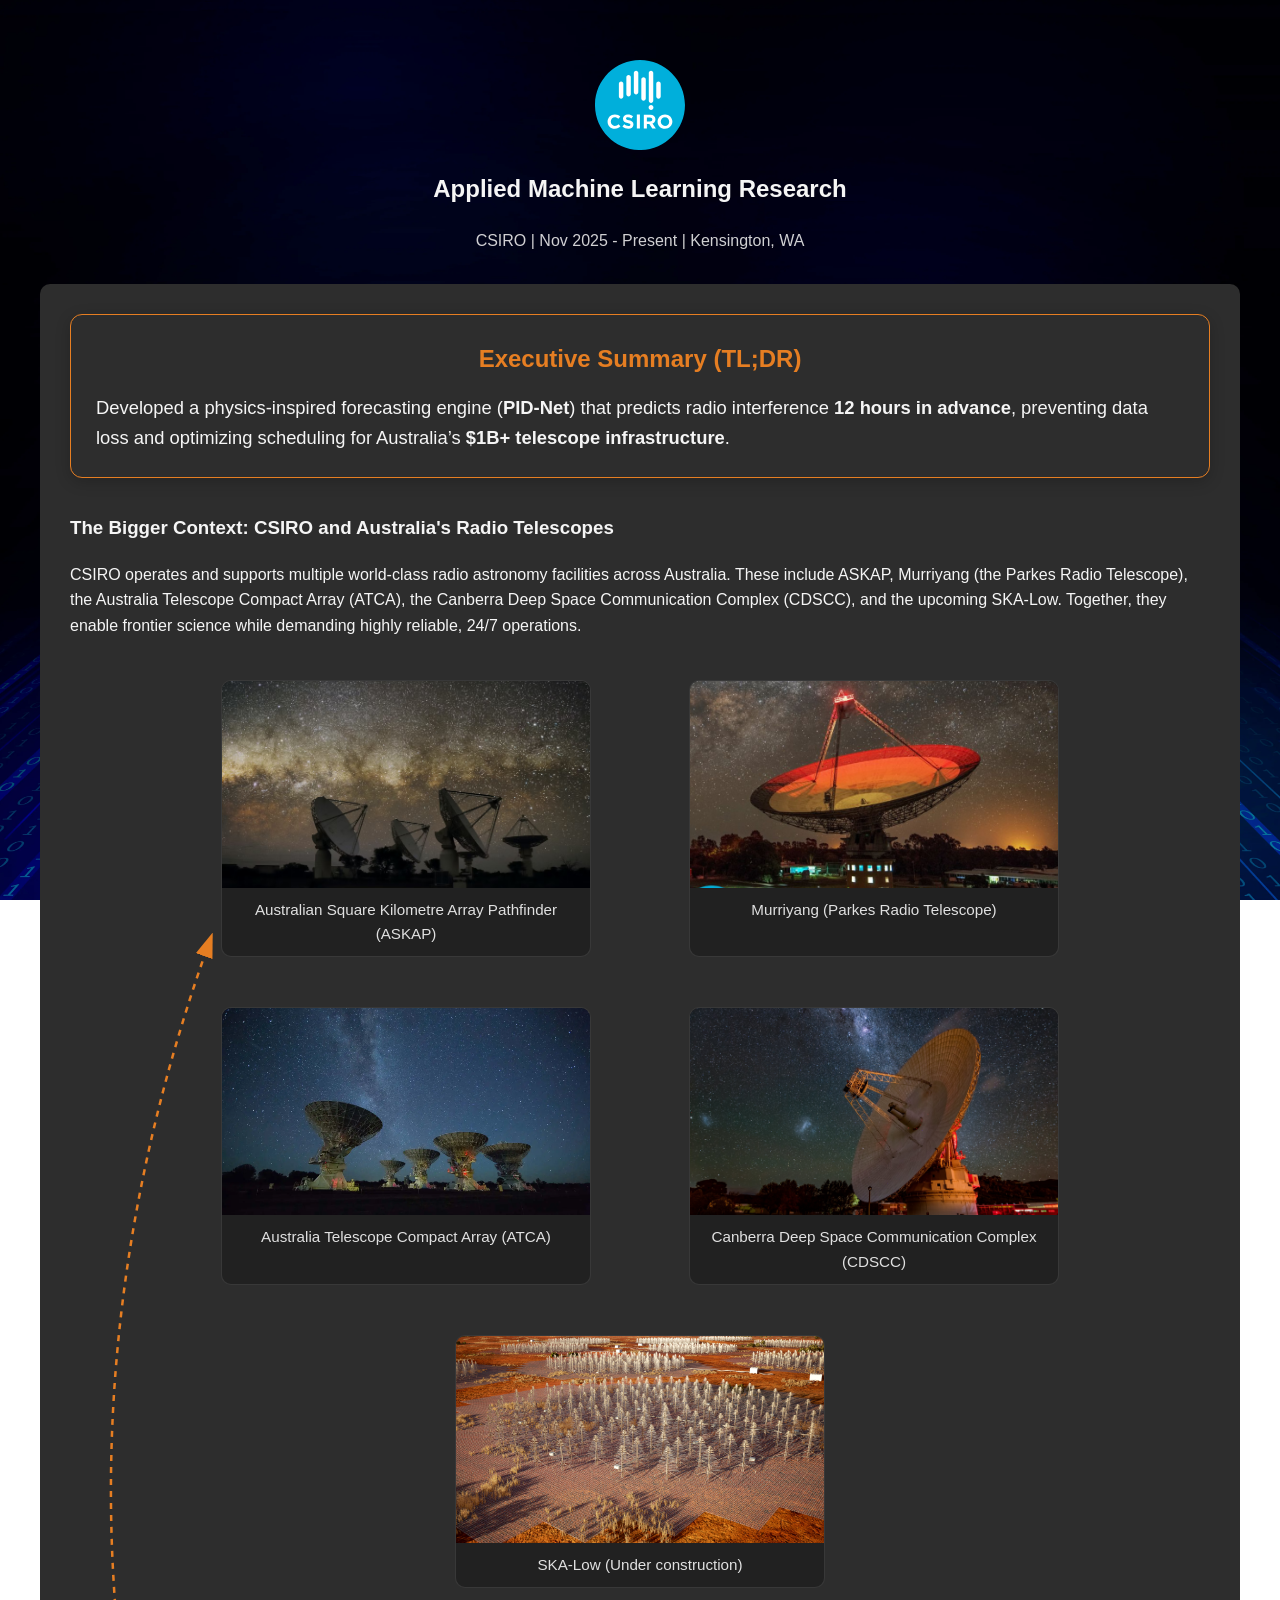
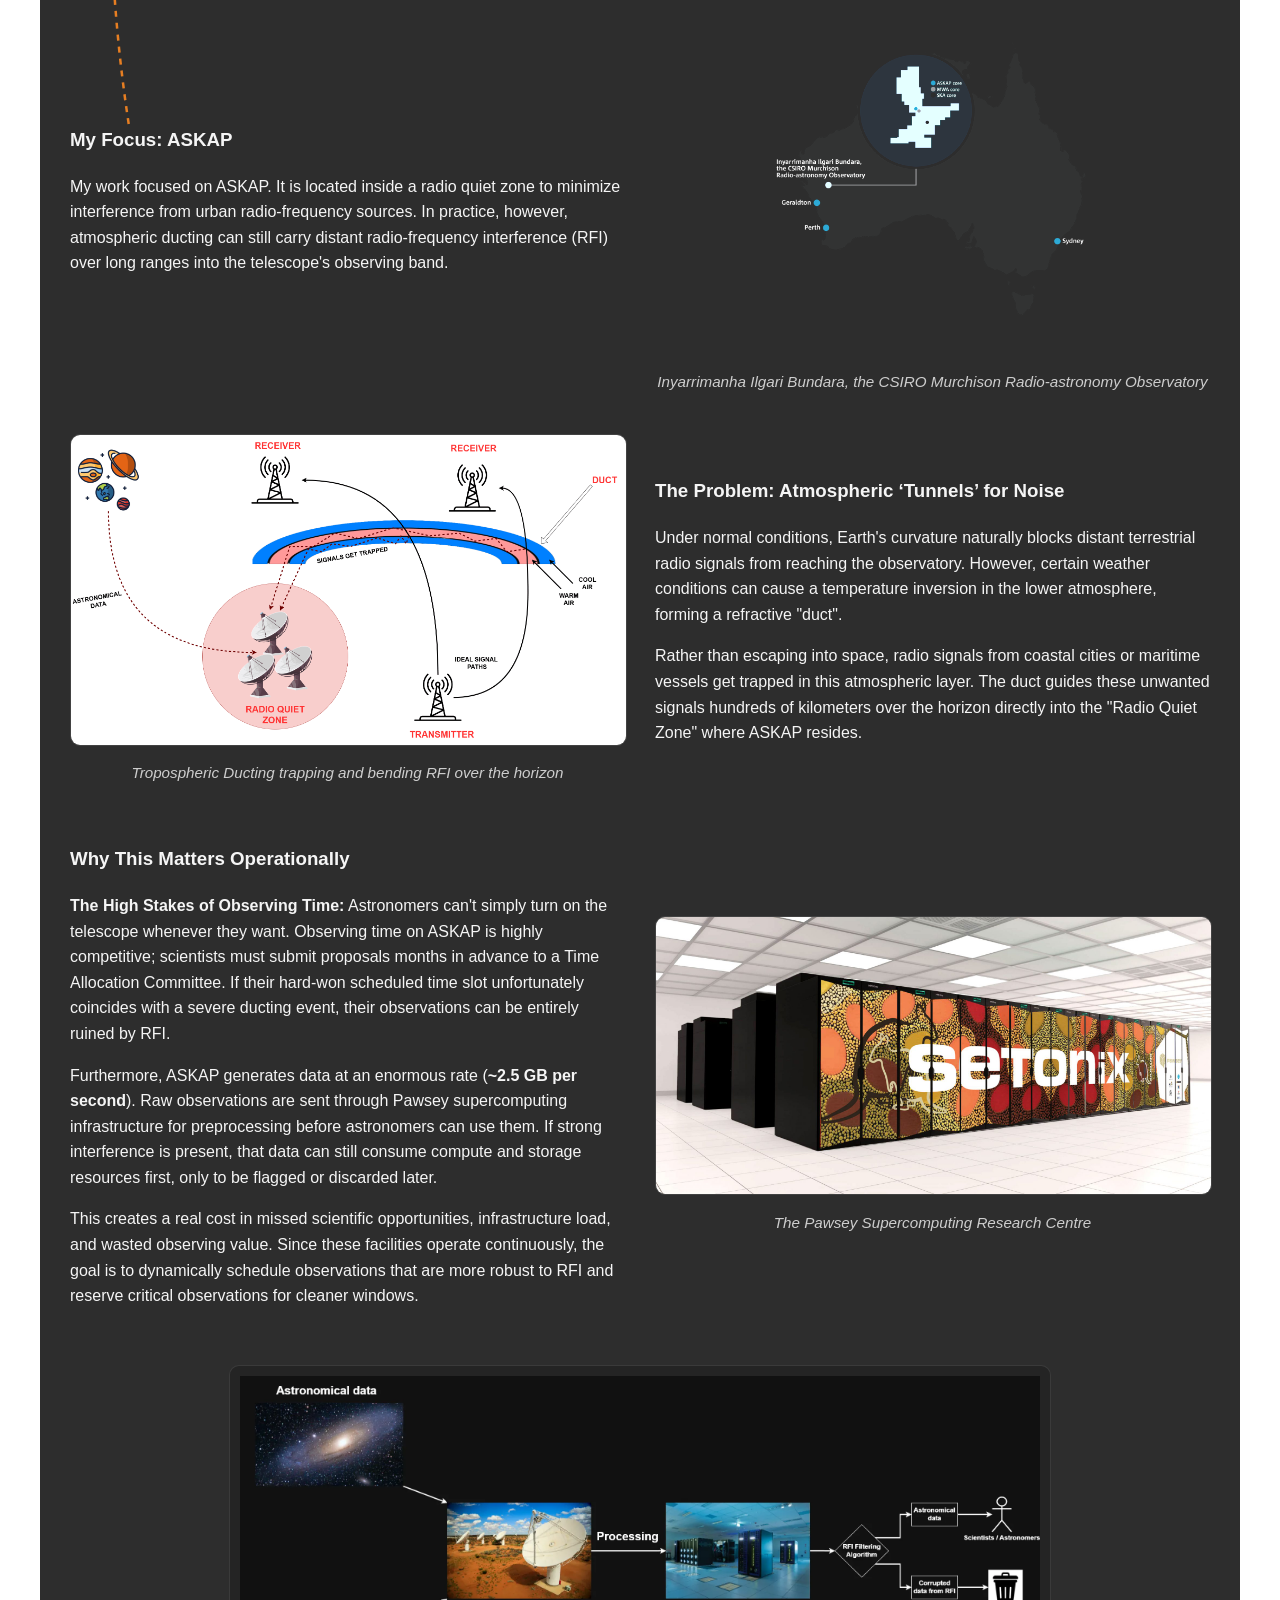
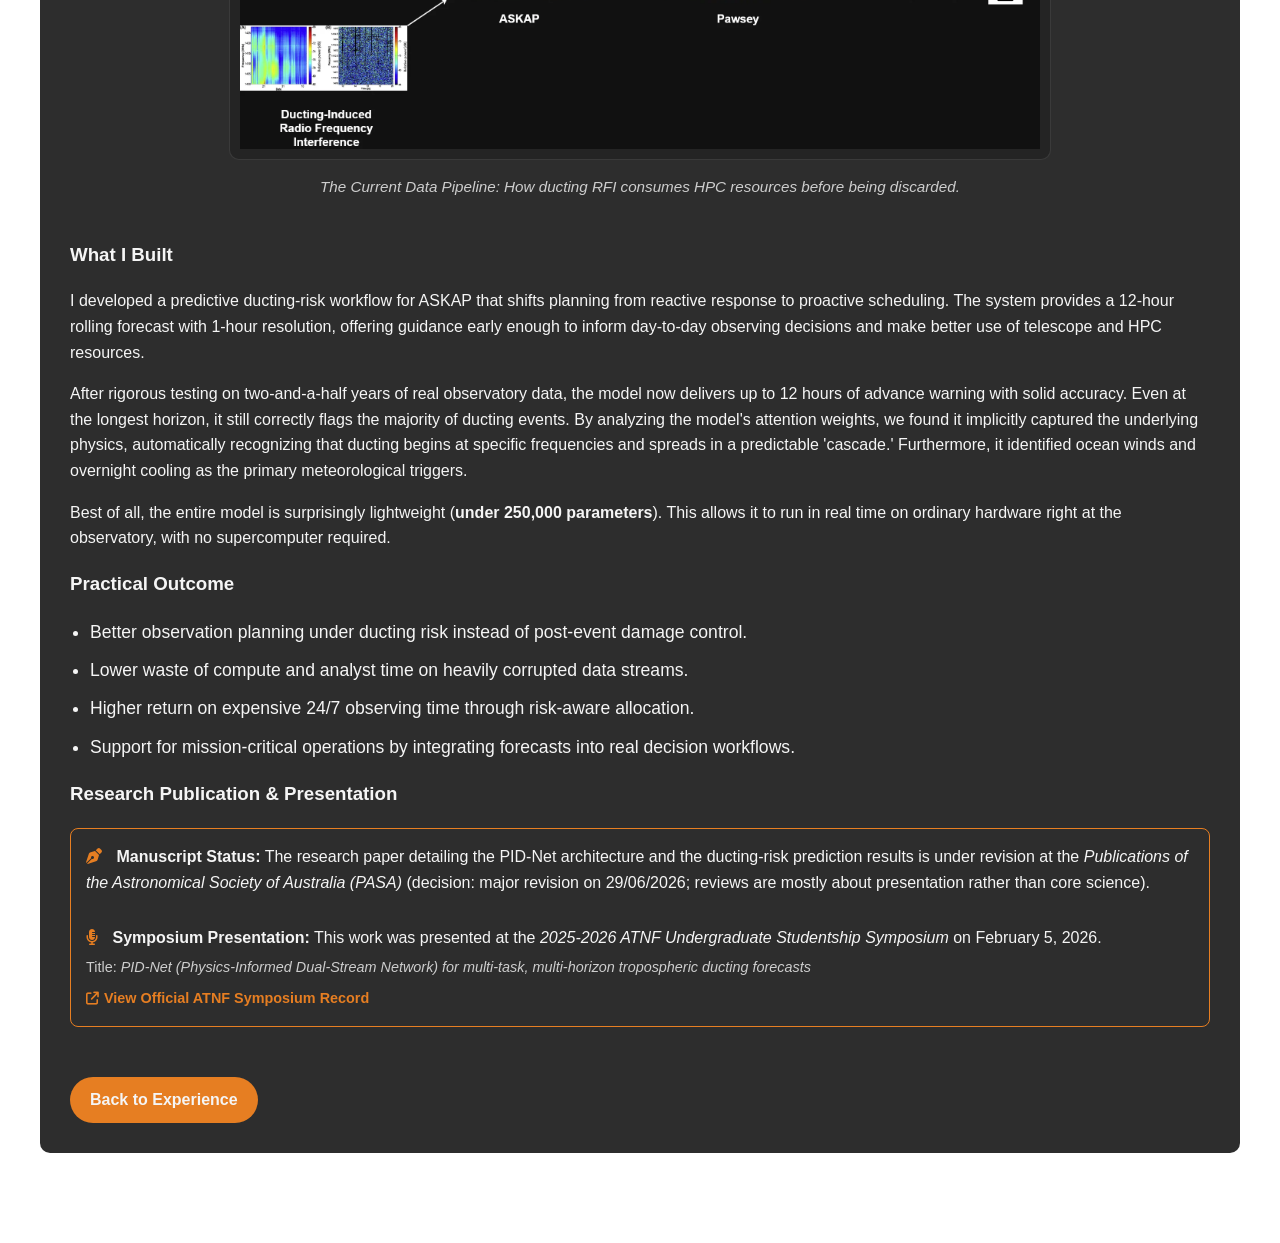
<file: experience-csiro.html>
<!DOCTYPE html>
<html lang="en">
<head>
    <meta charset="UTF-8">
    <meta name="viewport" content="width=device-width, initial-scale=1.0">
    <title>CSIRO Experience Details - X. Truong Nguyen</title>
    <link rel="icon" type="image/jpeg" href="img/tab_icon.jpg">
    <link rel="stylesheet" href="css/style.css">
    <link rel="stylesheet" href="https://cdnjs.cloudflare.com/ajax/libs/font-awesome/6.4.0/css/all.min.css">
    
    <!-- Google tag (gtag.js) -->
    <script async src="https://www.googletagmanager.com/gtag/js?id=G-H9TQ7ZRJN9"></script>
    <script>
      window.dataLayer = window.dataLayer || [];
      function gtag(){dataLayer.push(arguments);}
      gtag('js', new Date());

      gtag('config', 'G-H9TQ7ZRJN9');
    </script>
</head>
<body>
    <main class="container experience-detail-page">
        <section class="experience-section visible">
            <div class="experience-detail-header">
                <img src="img/CSIRO_Logo.svg" alt="CSIRO Logo" class="company-logo">
                <h1>Applied Machine Learning Research</h1>
                <p class="experience-detail-meta">CSIRO | Nov 2025 - Present | Kensington, WA</p>
            </div>

            <div class="experience-item" style="position: relative;">
                <!-- Dynamic Connector Arrow SVG -->
                <svg id="arrow-connector" style="position: absolute; top: 0; left: 0; width: 100%; height: 100%; pointer-events: none; z-index: 5; display: none;">
                    <defs>
                        <marker id="arrowhead" markerWidth="10" markerHeight="7" refX="8" refY="3.5" orient="auto">
                            <polygon points="0 0, 10 3.5, 0 7" fill="var(--accent-color, #e67e22)" />
                        </marker>
                    </defs>
                    <path id="arrow-path" style="opacity: 0; transition: opacity 0.5s ease-in-out;" fill="none" stroke="var(--accent-color, #e67e22)" stroke-width="2.5" stroke-dasharray="6,6" marker-end="url(#arrowhead)" />
                </svg>
                <div class="experience-details">
                    <!-- TL;DR Impact Summary -->
                    <div style="background-color: rgba(var(--accent-rgb), 0.1); border: 1px solid var(--accent-color); padding: 25px; border-radius: 12px; margin-bottom: 35px; box-shadow: 0 4px 15px rgba(0,0,0,0.2);">
                        <h2 style="margin: 0 0 15px 0; color: var(--accent-color); font-size: 1.5rem;">Executive Summary (TL;DR)</h2>
                        <p style="margin: 0; font-size: 1.15rem; line-height: 1.6; font-weight: 500;">
                            Developed a physics-inspired forecasting engine (<strong>PID-Net</strong>) that predicts radio interference <strong>12 hours in advance</strong>, preventing data loss and optimizing scheduling for Australia’s <strong>$1B+ telescope infrastructure</strong>.
                        </p>
                    </div>

                    <h3>The Bigger Context: CSIRO and Australia's Radio Telescopes</h3>
                    <p>
                        CSIRO operates and supports multiple world-class radio astronomy facilities across Australia.
                        These include ASKAP, Murriyang (the Parkes Radio Telescope), the Australia Telescope Compact
                        Array (ATCA), the Canberra Deep Space Communication Complex (CDSCC), and the upcoming SKA-Low.
                        Together, they enable frontier science while demanding highly reliable, 24/7 operations.
                    </p>

                    <div class="experience-gallery">
                        <figure class="media-card" id="askap-card">
                            <img src="img/ASKAP.avif" alt="ASKAP radio telescope array">
                            <figcaption>Australian Square Kilometre Array Pathfinder (ASKAP)</figcaption>
                        </figure>
                        <figure class="media-card">
                            <img src="img/parkes.jpg" alt="Murriyang Parkes Radio Telescope">
                            <figcaption>Murriyang (Parkes Radio Telescope)</figcaption>
                        </figure>
                        <figure class="media-card">
                            <img src="img/ATCA.webp" alt="Australia Telescope Compact Array">
                            <figcaption>Australia Telescope Compact Array (ATCA)</figcaption>
                        </figure>
                        <figure class="media-card">
                            <img src="img/CDSCC.jpg" alt="Canberra Deep Space Communication Complex">
                            <figcaption>Canberra Deep Space Communication Complex (CDSCC)</figcaption>
                        </figure>
                        <figure class="media-card">
                            <img src="img/SKA-Low.jpg" alt="SKA-Low telescope infrastructure">
                            <figcaption>SKA-Low (Under construction)</figcaption>
                        </figure>
                    </div>

                    <div style="display: flex; flex-wrap: wrap; align-items: center; gap: 30px; margin-bottom: 40px;">
                        <div style="flex: 1 1 300px;">
                            <h3 id="askap-header">My <span id="askap-header-focus">Focus</span>: ASKAP</h3>
                            <p>
                                My work focused on ASKAP. It is located inside a radio quiet zone to minimize interference
                                from urban radio-frequency sources. In practice, however, atmospheric ducting can still carry
                                distant radio-frequency interference (RFI) over long ranges into the telescope's observing band.
                            </p>
                        </div>
                        <figure style="flex: 1 1 300px; margin: 0; text-align: center;">
                            <img src="img/MRO_map.png" alt="Map of the Murchison Radio-astronomy Observatory" style="width: 100%; max-height: 350px; object-fit: contain; margin-bottom: 8px; filter: invert(1) hue-rotate(180deg) contrast(1.2); mix-blend-mode: screen;">
                            <figcaption style="font-size: 0.95rem; opacity: 0.8; font-style: italic;">Inyarrimanha Ilgari Bundara, the CSIRO Murchison Radio-astronomy Observatory</figcaption>
                        </figure>
                    </div>

                    <div style="display: flex; flex-wrap: wrap; align-items: center; gap: 30px; margin-bottom: 40px;">
                        <figure style="flex: 1 1 300px; margin: 0; text-align: center;">
                            <img src="img/Ducting_Diagram.gif" alt="Atmospheric Ducting Phenomenon" style="width: 100%; max-height: 350px; object-fit: contain; border-radius: 10px; border: 1px solid rgba(255, 255, 255, 0.1); margin-bottom: 8px;">
                            <figcaption style="font-size: 0.95rem; opacity: 0.8; font-style: italic;">Tropospheric Ducting trapping and bending RFI over the horizon</figcaption>
                        </figure>
                        <div style="flex: 1 1 300px;">
                            <h3>The Problem: Atmospheric ‘Tunnels’ for Noise</h3>
                            <p>
                                Under normal conditions, Earth's curvature naturally blocks distant terrestrial radio signals from reaching the observatory. 
                                However, certain weather conditions can cause a temperature inversion in the lower atmosphere, forming a refractive "duct".
                            </p>
                            <p>
                                Rather than escaping into space, radio signals from coastal cities or maritime vessels get trapped in this atmospheric layer. 
                                The duct guides these unwanted signals hundreds of kilometers over the horizon directly into the "Radio Quiet Zone" where ASKAP resides.
                            </p>
                        </div>
                    </div>

                    <div style="display: flex; flex-wrap: wrap; align-items: center; gap: 30px; margin-bottom: 20px;">
                        <div style="flex: 1 1 300px;">
                            <h3>Why This Matters Operationally</h3>
                            <p>
                                <strong>The High Stakes of Observing Time:</strong> Astronomers can't simply turn on the telescope whenever they want. Observing time on ASKAP is highly competitive; scientists must submit proposals months in advance to a Time Allocation Committee. If their hard-won scheduled time slot unfortunately coincides with a severe ducting event, their observations can be entirely ruined by RFI.
                            </p>
                            <p>
                                Furthermore, ASKAP generates data at an enormous rate (<strong>~2.5 GB per second</strong>). Raw observations are sent through Pawsey
                                supercomputing infrastructure for preprocessing before astronomers can use them. If strong
                                interference is present, that data can still consume compute and storage resources first,
                                only to be flagged or discarded later.
                            </p>
                            <p>
                                This creates a real cost in missed scientific opportunities, infrastructure load, and wasted observing value. Since these
                                facilities operate continuously, the goal is to dynamically schedule observations that are more robust to RFI and reserve critical
                                observations for cleaner windows.
                            </p>
                        </div>
                        <figure style="flex: 1 1 300px; margin: 0; text-align: center;">
                            <img src="img/Pawsey.jpg" alt="Pawsey Supercomputer Centre" style="width: 100%; max-height: 350px; object-fit: cover; border-radius: 10px; border: 1px solid rgba(255, 255, 255, 0.1); margin-bottom: 8px;">
                            <figcaption style="font-size: 0.95rem; opacity: 0.8; font-style: italic;">The Pawsey Supercomputing Research Centre</figcaption>
                        </figure>
                    </div>

                    <figure style="margin: 40px 0; text-align: center;">
                        <img src="img/flowdiagram_dark.webp" alt="Standard ASKAP Data Pipeline showing RFI waste" style="width: 100%; max-width: 800px; height: auto; border-radius: 10px; border: 1px solid rgba(255, 255, 255, 0.1); margin-bottom: 8px; background: rgba(0,0,0,0.2); padding: 10px;">
                        <figcaption style="font-size: 0.95rem; opacity: 0.8; font-style: italic;">The Current Data Pipeline: How ducting RFI consumes HPC resources before being discarded.</figcaption>
                    </figure>

                    <h3>What I Built</h3>
                    <p>
                        I developed a predictive ducting-risk workflow for ASKAP that shifts planning from reactive
                        response to proactive scheduling. The system provides a 12-hour rolling forecast with 1-hour
                        resolution, offering guidance early enough to inform day-to-day observing
                        decisions and make better use of telescope and HPC resources.
                    </p>
                    <p>
                        After rigorous testing on two-and-a-half years of real observatory data, the model now delivers up to 12 hours of advance warning with solid accuracy. Even at the longest horizon, it still correctly flags the majority of ducting events. By analyzing the model's attention weights, we found it implicitly captured the underlying physics, automatically recognizing that ducting begins at specific frequencies and spreads in a predictable 'cascade.' Furthermore, it identified ocean winds and overnight cooling as the primary meteorological triggers.
                    </p>
                    <p>
                        Best of all, the entire model is surprisingly lightweight (<strong>under 250,000 parameters</strong>). This allows it to run in real time on ordinary hardware right at the observatory, with no supercomputer required.
                    </p>

                    <h3>Practical Outcome</h3>
                    <ul>
                        <li>Better observation planning under ducting risk instead of post-event damage control.</li>
                        <li>Lower waste of compute and analyst time on heavily corrupted data streams.</li>
                        <li>Higher return on expensive 24/7 observing time through risk-aware allocation.</li>
                        <li>Support for mission-critical operations by integrating forecasts into real decision workflows.</li>
                    </ul>

                    <h3>Research Publication & Presentation</h3>
                    <div style="background-color: rgba(var(--accent-rgb), 0.1); border: 1px solid var(--accent-color); padding: 15px; border-radius: 8px; margin-top: 15px;">
                        <p style="margin: 0 0 15px 0;">
                            <i class="fa-solid fa-pen-nib" style="margin-right: 10px; color: var(--accent-color);"></i>
                            <strong>Manuscript Status:</strong> The research paper detailing the PID-Net architecture and the ducting-risk prediction results is under revision at the <em>Publications of the Astronomical Society of Australia (PASA)</em> (decision: major revision on 29/06/2026; reviews are mostly about presentation rather than core science).
                        </p>
                        <p style="margin: 0; border-top: 1px solid rgba(var(--accent-rgb), 0.3); padding-top: 15px;">
                            <i class="fa-solid fa-microphone-lines" style="margin-right: 10px; color: var(--accent-color);"></i>
                            <strong>Symposium Presentation:</strong> This work was presented at the <em>2025-2026 ATNF Undergraduate Studentship Symposium</em> on February 5, 2026. 
                            <br>
                            <span style="font-size: 0.9rem; opacity: 0.8; margin-top: 5px; display: inline-block;">
                                Title: <em>PID-Net (Physics-Informed Dual-Stream Network) for multi-task, multi-horizon tropospheric ducting forecasts</em> 
                            </span>
                            <br>
                            <a href="https://www.atnf.csiro.au/about-atnf/students-careers/summer-vacation/2025-2026-undergraduate-studentship-symposium/" target="_blank" style="color: var(--accent-color); text-decoration: none; font-size: 0.9rem; font-weight: bold; margin-top: 8px; display: inline-block;">
                                <i class="fa-solid fa-arrow-up-right-from-square" style="font-size: 0.8rem; margin-right: 5px;"></i>View Official ATNF Symposium Record
                            </a>
                        </p>
                    </div>

                    <div class="back-link">
                        <a class="view-project-btn" href="index.html#experience">Back to Experience</a>
                    </div>
                </div>
            </div>
        </section>
    </main>
    <script>
        document.addEventListener('DOMContentLoaded', () => {
            const container = document.querySelector('.experience-item');
            const card = document.getElementById('askap-card');
            const header = document.getElementById('askap-header-focus');
            const svg = document.getElementById('arrow-connector');
            const path = document.getElementById('arrow-path');

            function updateArrow() {
                if (!card || !header || !svg || !path) return;

                // Only draw arrow on wider screens where elements are aligned properly
                if (window.innerWidth > 768) {
                    svg.style.display = 'block';

                    const containerRect = container.getBoundingClientRect();
                    const cardRect = card.getBoundingClientRect();
                    const headerRect = header.getBoundingClientRect();

                    // Start from the top center of the "Focus" span
                    const startX = headerRect.left - containerRect.left + (headerRect.width / 2);
                    const startY = headerRect.top - containerRect.top - 5;

                    // End at the bottom-left of the image card, slightly offset
                    const endX = cardRect.left - containerRect.left - 10;
                    const endY = cardRect.bottom - containerRect.top - 20;

                    // Control point for a nice curved arc bowing to the left
                    const controlX = Math.min(startX, endX) - 60;
                    const controlY = (startY + endY) / 2;

                    path.setAttribute('d', `M ${startX} ${startY} Q ${controlX} ${controlY} ${endX} ${endY}`);
                } else {
                    svg.style.display = 'none';
                }
            }

            // Draw initially and on resize
            updateArrow();
            window.addEventListener('resize', updateArrow);
            
            // Re-run after a small delay in case fonts or images load and shift layout
            setTimeout(updateArrow, 500);
            window.addEventListener('load', updateArrow);

            // Intersection Observer to only show arrow when focus section is in view for the first time
            const observer = new IntersectionObserver((entries) => {
                entries.forEach(entry => {
                    if (entry.isIntersecting) {
                        path.style.opacity = '1';
                        observer.unobserve(header); // Keep it visible after first appearance
                    }
                });
            }, {
                threshold: 0.1
            });
            observer.observe(header);
        });
    </script>
</body>
</html>
</file>
<file: css/style.css>
/* Global Styles */
:root {
    --dark-bg: #3d3d3d;        /* Dark gray */
    --light-text: #f5f5f5;     /* Light cream */
    --accent-color: #e67e22;   /* Orange */
    --secondary-bg: #2d2d2d;   /* Medium gray */
}

html {
    scroll-behavior: smooth;
}

body {
    font-family: 'Inter', -apple-system, BlinkMacSystemFont, 'Segoe UI', Roboto, Oxygen, Ubuntu, Cantarell, 'Open Sans', 'Helvetica Neue', sans-serif;
    background-image: url('../img/background_image.webp');
    background-size: cover;
    background-position: center;
    background-attachment: fixed;
    background-repeat: no-repeat;
    background-color: transparent;
    color: var(--light-text);
    margin: 0;
    padding: 0;
    line-height: 1.6;
    transition: color 0.3s ease;
    scroll-behavior: smooth;
}

.container {
    max-width: 1200px;
    margin: 0 auto;
    padding: 0 20px;
}

/* Header Styles */
header {
    padding: 20px 0;
    display: flex;
    justify-content: space-between;
    align-items: center;
}

.logo {
    font-size: 0.3rem;
    font-weight: 400;
    letter-spacing: 0px;
    text-transform: none;
    font-family: 'Courier New', monospace;
    white-space: pre;
    line-height: 1;
}

.logo a {
    color: var(--light-text);
    text-decoration: none;
    transition: color 0.3s ease;
}

nav ul {
    display: flex;
    list-style: none;
    gap: 30px;
}

nav a {
    color: var(--light-text);
    text-decoration: none;
    font-size: 1rem;
    transition: color 0.3s ease;
    position: relative;
}

nav a:hover {
    color: var(--accent-color);
}

/* Add underline animation for nav links */
nav a::after {
    content: '';
    position: absolute;
    width: 0;
    height: 2px;
    bottom: -5px;
    left: 0;
    background-color: var(--accent-color);
    transition: width 0.3s ease;
}

nav a:hover::after {
    width: 100%;
}

/* Profile Section */
.profile {
    display: flex;
    flex-direction: column;
    align-items: center;
    justify-content: center;
    text-align: center;
    padding: 40px 0;
}

.profile-img {
    width: 200px;
    height: 200px;
    border-radius: 50%;
    overflow: hidden;
    margin-bottom: 30px;
    border: 3px solid var(--accent-color);
    transition: transform 0.5s ease, box-shadow 0.5s ease;
}

.profile-img:hover {
    transform: scale(1.05);
    box-shadow: 0 0 25px rgba(230, 126, 34, 0.6);
}

.profile-img img {
    width: 100%;
    height: 100%;
    object-fit: cover;
}

.profile h1 {
    font-size: 2.5rem;
    margin: 10px 0;
    color: var(--light-text);
}

.profile .tagline {
    font-size: 1.4rem;
    color: var(--light-text);
    opacity: 0.8;
    margin: 10px 0 30px;
    min-height: 1.4em;
}

/* Social Links */
.social-links {
    display: flex;
    gap: 20px;
    margin-top: 20px;
}

.social-links a {
    color: var(--light-text);
    font-size: 1.5rem;
    transition: all 0.3s ease;
    display: flex;
    align-items: center;
    justify-content: center;
    width: 50px;
    height: 50px;
    border-radius: 50%;
    background-color: rgba(0, 0, 0, 0.2);
}

.social-links a:hover {
    color: var(--accent-color);
    transform: translateY(-5px);
    background-color: rgba(0, 0, 0, 0.4);
    box-shadow: 0 5px 15px rgba(0, 0, 0, 0.3);
}

/* Footer */
footer {
    text-align: center;
    padding: 30px 0;
    border-top: 1px solid var(--secondary-bg);
    margin-top: 80px;
}

footer p {
    color: var(--light-text);
    opacity: 0.8;
    font-size: 0.9rem;
}

footer a {
    color: var(--accent-color);
    text-decoration: none;
}

/* About Section Styles */
.about-section {
    padding: 60px 0;
    text-align: center;
    opacity: 0;
    transform: translateY(20px);
    transition: opacity 0.6s ease, transform 0.6s ease;
}

.about-section.visible {
    opacity: 1;
    transform: translateY(0);
}

.about-section h2 {
    font-size: 2.2rem;
    margin-bottom: 20px;
    color: var(--accent-color);
}

.about-section p {
    max-width: 800px;
    margin: 0 auto 40px;
    font-size: 1.1rem;
    line-height: 1.8;
}

.tech-stack {
    background: var(--secondary-bg);
    padding: 40px;
    border-radius: 10px;
    margin-top: 40px;
}

.tech-stack h3 {
    font-size: 1.8rem;
    margin-bottom: 30px;
    color: var(--light-text);
}

.tech-category {
    margin-bottom: 40px;
}

.tech-category h4 {
    font-size: 1.4rem;
    color: var(--accent-color);
    margin-bottom: 20px;
    text-align: left;
    padding-left: 20px;
}

.tech-icons {
    display: grid;
    grid-template-columns: repeat(auto-fit, minmax(120px, 1fr));
    gap: 30px;
    justify-items: center;
    align-items: center;
    max-width: 1000px;
    margin: 0 auto;
    padding: 20px;
    background: rgba(0, 0, 0, 0.2);
    border-radius: 8px;
}

.tech-icons .skill-item {
    text-align: center;
    width: 100%;
    display: flex;
    flex-direction: column;
    align-items: center;
}

.tech-icons img {
    width: 80px;
    height: 80px;
    object-fit: contain;
    transition: transform 0.3s ease;
    filter: grayscale(100%) brightness(1.3);
}

.tech-icons img:hover {
    transform: scale(1.1);
    filter: grayscale(0%) brightness(1);
}

/* Experience Section Styles */
.experience-section {
    padding: 60px 0;
    text-align: left;
    opacity: 0;
    transform: translateY(20px);
    transition: opacity 0.6s ease, transform 0.6s ease;
}

.experience-section.visible {
    opacity: 1;
    transform: translateY(0);
}

.experience-section h2 {
    font-size: 2.2rem;
    margin-bottom: 40px;
    color: var(--accent-color);
    text-align: center;
}

.experience-item {
    background: var(--secondary-bg);
    padding: 30px;
    border-radius: 10px;
    margin-bottom: 30px;
    transition: transform 0.3s ease, box-shadow 0.3s ease;
    position: relative;
    overflow: hidden;
}

.experience-item:hover {
    transform: translateY(-5px);
    box-shadow: 0 10px 25px rgba(0, 0, 0, 0.2);
}

.experience-header {
    display: flex;
    align-items: center;
    margin-bottom: 20px;
}

.company-logo {
    width: 60px;
    height: 60px;
    margin-right: 20px;
    transition: transform 0.3s ease;
    border-radius: 8px;
}

.experience-item:hover .company-logo {
    transform: scale(1.1);
}

.experience-title {
    flex-grow: 1;
}

.experience-title h3 {
    font-size: 1.4rem;
    margin: 0 0 5px 0;
    color: var(--light-text);
}

.experience-title p {
    font-size: 1.1rem;
    margin: 0;
    color: var(--light-text);
    opacity: 0.8;
}

.experience-details ul {
    list-style-type: disc;
    margin-left: 20px;
    padding-left: 0;
}

.experience-details li {
    margin-bottom: 10px;
    font-size: 1.1rem;
    line-height: 1.6;
}

/* Project Modal Styles */
.modal {
    display: none;
    position: fixed;
    z-index: 1000;
    left: 0;
    top: 0;
    width: 100%;
    height: 100%;
    overflow: auto;
    background-color: rgba(0, 0, 0, 0.8);
    opacity: 0;
    transition: opacity 0.3s ease;
}

.modal.show {
    display: block;
    opacity: 1;
}

.modal-content {
    background-color: var(--secondary-bg);
    margin: 5% auto;
    padding: 30px;
    border-radius: 10px;
    width: 80%;
    max-width: 900px;
    transform: translateY(-20px);
    transition: transform 0.3s ease;
    position: relative;
}

.modal.show .modal-content {
    transform: translateY(0);
}

.close-modal {
    position: absolute;
    top: 15px;
    right: 20px;
    color: var(--light-text);
    font-size: 2rem;
    font-weight: bold;
    cursor: pointer;
    transition: color 0.3s ease;
}

.close-modal:hover {
    color: var(--accent-color);
}

.modal-header {
    display: flex;
    align-items: center;
    margin-bottom: 30px;
}

.modal-logo {
    width: 80px;
    height: 80px;
    margin-right: 20px;
    border-radius: 8px;
}

.modal-title h3 {
    font-size: 1.8rem;
    margin: 0 0 10px 0;
    color: var(--accent-color);
}

.modal-title p {
    font-size: 1.2rem;
    margin: 0;
    color: var(--light-text);
    opacity: 0.8;
}

.modal-body {
    margin-bottom: 20px;
}

.project-details {
    margin-bottom: 30px;
}

.project-details h4 {
    font-size: 1.4rem;
    color: var(--accent-color);
    margin-bottom: 15px;
}

.tech-used {
    display: flex;
    flex-wrap: wrap;
    gap: 10px;
    margin-top: 20px;
}

.tech-badge {
    background-color: rgba(0, 0, 0, 0.3);
    padding: 5px 12px;
    border-radius: 20px;
    font-size: 0.9rem;
    color: var(--light-text);
    transition: background-color 0.3s ease, transform 0.3s ease;
}

.tech-badge:hover {
    background-color: var(--accent-color);
    transform: translateY(-3px);
}

.view-project-btn {
    display: inline-block;
    background-color: var(--accent-color);
    color: var(--light-text);
    padding: 10px 20px;
    border-radius: 30px;
    text-decoration: none;
    font-weight: bold;
    margin-top: 20px;
    transition: all 0.3s ease;
}

.view-project-btn:hover {
    background-color: transparent;
    box-shadow: 0 0 0 2px var(--accent-color);
    transform: translateY(-3px);
}

/* Project Button Style */
.view-details-btn {
    display: inline-block;
    background-color: transparent;
    color: var(--accent-color);
    border: 1px solid var(--accent-color);
    padding: 8px 15px;
    border-radius: 20px;
    margin-top: 15px;
    font-size: 0.9rem;
    cursor: pointer;
    transition: all 0.3s ease;
}

.view-details-btn:hover {
    background-color: var(--accent-color);
    color: var(--dark-bg);
}

/* Scroll to top button */
.scroll-top {
    position: fixed;
    bottom: 20px;
    left: 20px;
    background: var(--accent-color);
    color: var(--dark-bg);
    width: 50px;
    height: 50px;
    border-radius: 50%;
    display: flex;
    align-items: center;
    justify-content: center;
    cursor: pointer;
    border: none;
    box-shadow: 0 2px 10px rgba(0, 0, 0, 0.2);
    transition: all 0.3s ease;
    z-index: 100;
    opacity: 0;
    visibility: hidden;
}

.scroll-top.visible {
    opacity: 1;
    visibility: visible;
}

.scroll-top:hover {
    transform: scale(1.1);
    opacity: 0.9;
}

/* Experience detail page */
.experience-detail-page {
    min-height: 100vh;
}

.experience-detail-header {
    text-align: center;
    margin-bottom: 30px;
}

.experience-detail-header .company-logo {
    width: 90px;
    height: 90px;
    margin: 0 auto 20px;
    display: block;
}

.experience-detail-meta {
    opacity: 0.85;
    margin-top: 8px;
}

.experience-gallery {
    display: flex;
    flex-wrap: wrap;
    justify-content: center;
    gap: 18px;
    margin-top: 25px;
}

.experience-gallery .media-card {
    flex: 0 1 calc((100% - 36px) / 3);
    max-width: calc((100% - 36px) / 3);
}

.media-card {
    background: rgba(0, 0, 0, 0.25);
    border-radius: 10px;
    overflow: hidden;
    border: 1px solid rgba(255, 255, 255, 0.1);
}

.media-card img {
    width: 100%;
    aspect-ratio: 16 / 9;
    object-fit: cover;
    display: block;
}

.media-card figcaption {
    padding: 10px 12px;
    font-size: 0.95rem;
    opacity: 0.9;
    text-align: center;
}

.back-link {
    margin-top: 30px;
}

/* Responsive Design */
@media (max-width: 768px) {
    header {
        flex-direction: column;
        text-align: center;
    }

    .logo {
        margin-bottom: 20px;
        font-size: 0.2rem;
        overflow-x: auto;
    }

    nav ul {
        padding: 0;
        gap: 15px;
    }

    .profile h1 {
        font-size: 2rem;
    }

    .profile .tagline {
        font-size: 1.2rem;
    }

    .tech-icons {
        grid-template-columns: repeat(auto-fit, minmax(100px, 1fr));
        gap: 20px;
    }

    .tech-icons img {
        width: 60px;
        height: 60px;
    }

    .modal-content {
        width: 95%;
        padding: 20px;
    }

    .modal-header {
        flex-direction: column;
        text-align: center;
    }

    .modal-logo {
        margin-right: 0;
        margin-bottom: 15px;
    }

    .experience-gallery .media-card {
        flex: 0 1 calc((100% - 18px) / 2);
        max-width: calc((100% - 18px) / 2);
    }
}

@media (max-width: 520px) {
    .experience-gallery .media-card {
        flex: 0 1 100%;
        max-width: 100%;
    }
}
</file>
